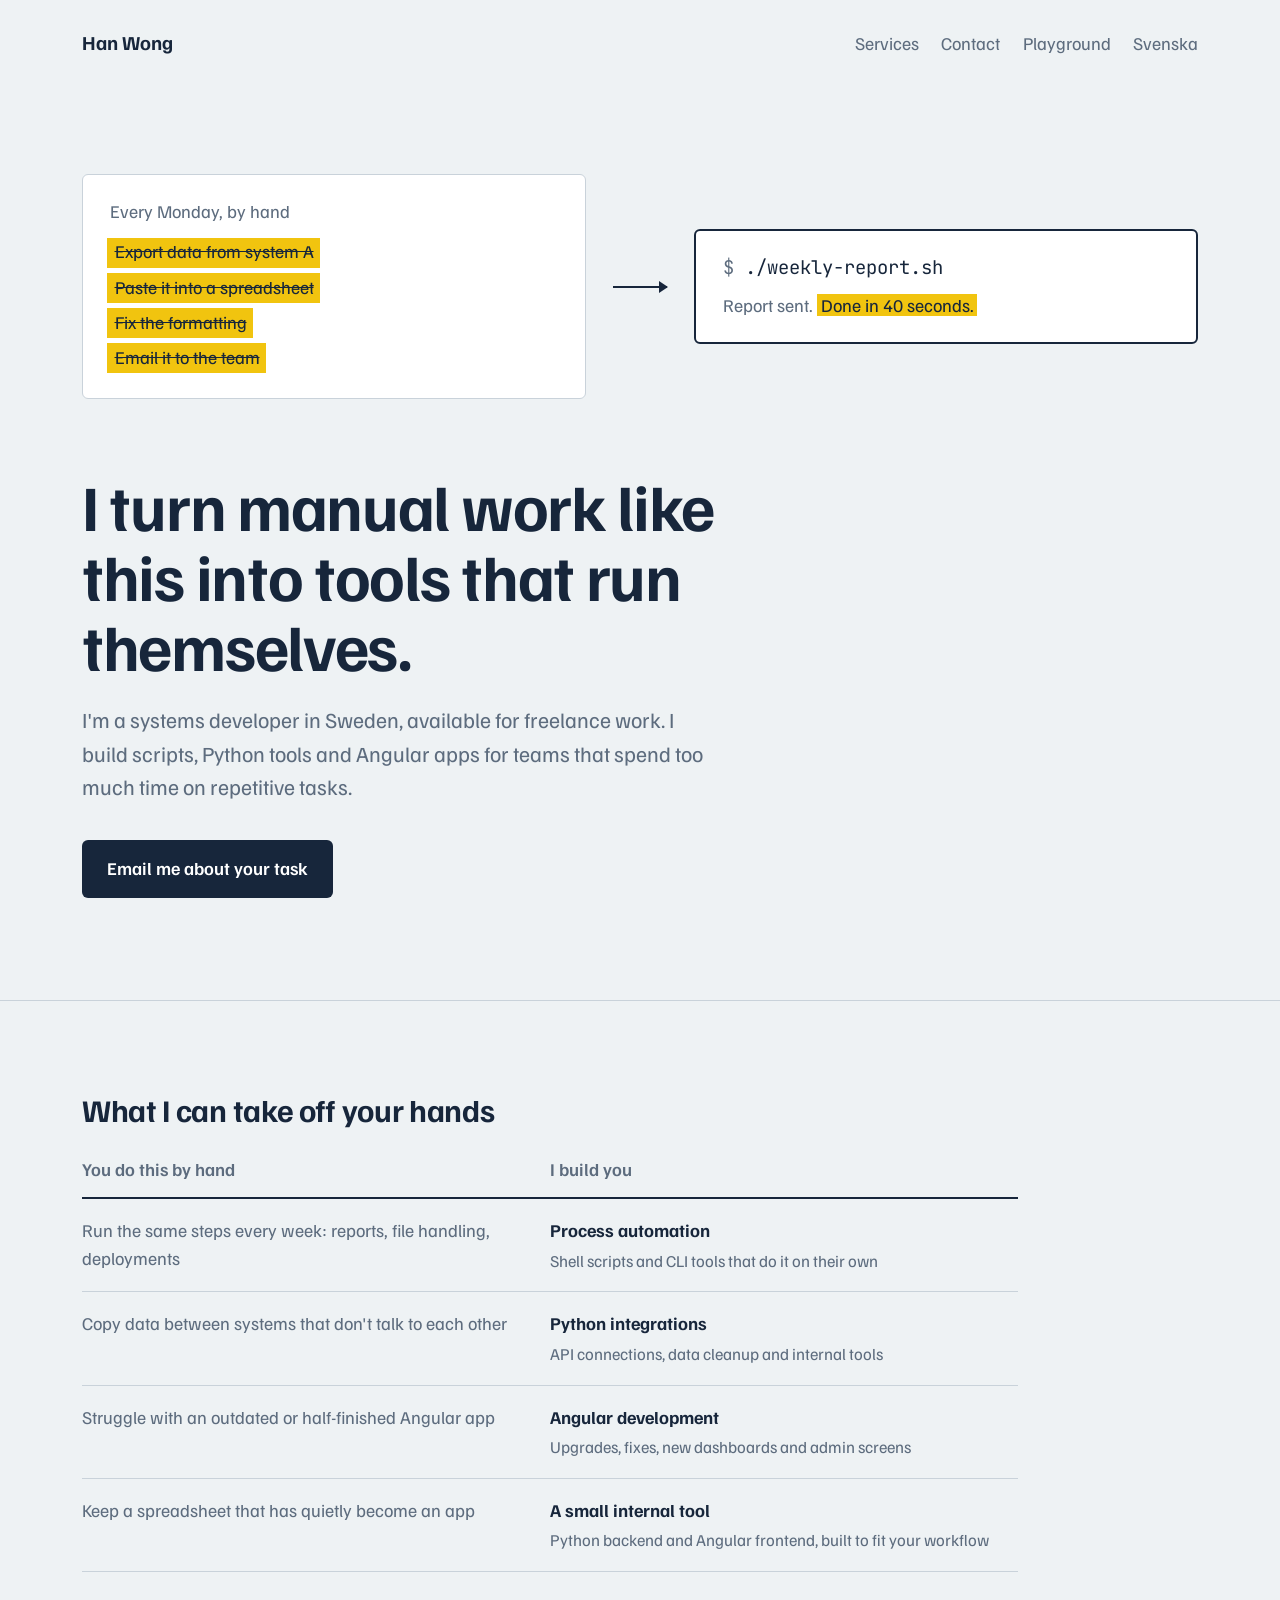
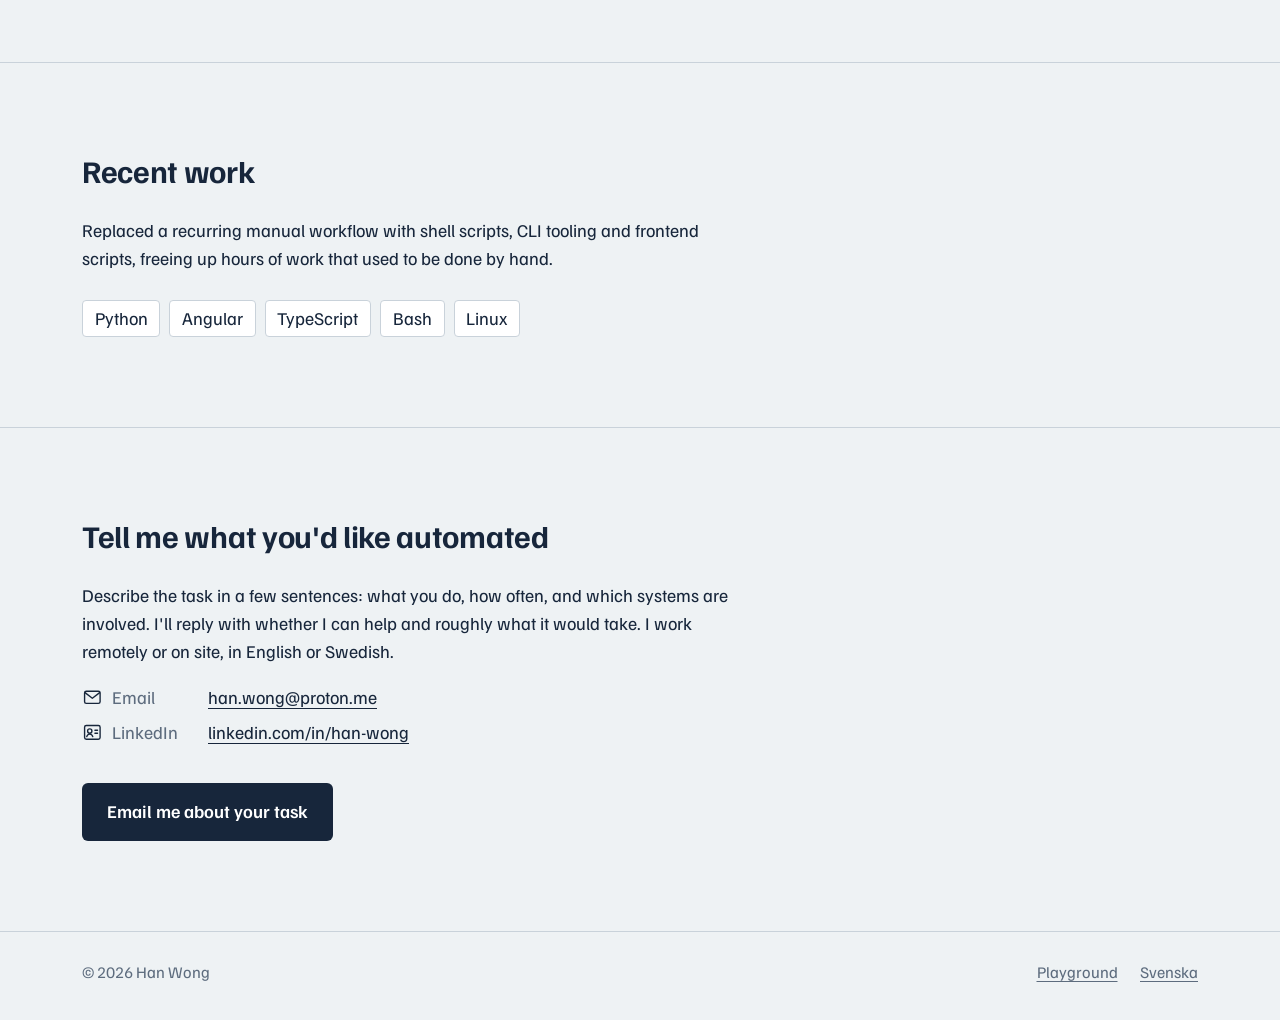
<file: index.html>
<!DOCTYPE html>
<html lang="en">

<head>
    <meta charset="utf-8">
    <meta name="viewport" content="width=device-width, initial-scale=1">
    <title>Han Wong, freelance developer: automation, Python and Angular</title>
    <meta name="description" content="Freelance systems developer in Sweden. I turn manual work into scripts, Python tools and Angular apps that run themselves.">
    <link rel="alternate" hreflang="sv" href="https://han-wong.github.io/sv/">
    <link rel="preconnect" href="https://fonts.googleapis.com">
    <link rel="preconnect" href="https://fonts.gstatic.com" crossorigin>
    <link rel="stylesheet" href="https://fonts.googleapis.com/css2?family=Familjen+Grotesk:wght@400;600;700&family=JetBrains+Mono&display=swap">
    <link rel="stylesheet" href="style.css">
</head>

<body>
    <header class="site-header">
        <div class="wrap">
            <a class="site-name" href="index.html">Han Wong</a>
            <nav class="site-nav" aria-label="Main">
                <a href="#services">Services</a>
                <a href="#contact">Contact</a>
                <a href="playground.html">Playground</a>
                <a href="sv/index.html" lang="sv" hreflang="sv">Svenska</a>
            </nav>
        </div>
    </header>

    <main>
        <section class="hero">
            <div class="wrap">
                <div class="demo" role="img" aria-label="Example: four manual weekly steps replaced by one script that finishes in 40 seconds">
                    <div class="manual" aria-hidden="true">
                        <p class="when">Every Monday, by hand</p>
                        <ol class="steps">
                            <li>Export data from system A</li>
                            <li>Paste it into a spreadsheet</li>
                            <li>Fix the formatting</li>
                            <li>Email it to the team</li>
                        </ol>
                    </div>
                    <div class="connector" aria-hidden="true"></div>
                    <div class="auto" aria-hidden="true">
                        <p class="cmd"><span class="prompt">$ </span>./weekly-report.sh</p>
                        <p class="result">Report sent. <mark>Done in 40 seconds.</mark></p>
                    </div>
                </div>

                <h1>I turn manual work like this into tools that run themselves.</h1>
                <p class="lede">I'm a systems developer in Sweden, available for freelance work. I build scripts, Python tools and Angular apps for teams that spend too much time on repetitive tasks.</p>
                <a class="button" href="#contact">Email me about your task</a>
            </div>
        </section>

        <section class="block" id="services">
            <div class="wrap">
                <h2>What I can take off your hands</h2>
                <table class="swap">
                    <thead>
                        <tr>
                            <th scope="col">You do this by hand</th>
                            <th scope="col">I build you</th>
                        </tr>
                    </thead>
                    <tbody>
                        <tr>
                            <td>Run the same steps every week: reports, file handling, deployments</td>
                            <td><strong>Process automation</strong><span>Shell scripts and CLI tools that do it on their own</span></td>
                        </tr>
                        <tr>
                            <td>Copy data between systems that don't talk to each other</td>
                            <td><strong>Python integrations</strong><span>API connections, data cleanup and internal tools</span></td>
                        </tr>
                        <tr>
                            <td>Struggle with an outdated or half-finished Angular app</td>
                            <td><strong>Angular development</strong><span>Upgrades, fixes, new dashboards and admin screens</span></td>
                        </tr>
                        <tr>
                            <td>Keep a spreadsheet that has quietly become an app</td>
                            <td><strong>A small internal tool</strong><span>Python backend and Angular frontend, built to fit your workflow</span></td>
                        </tr>
                    </tbody>
                </table>
            </div>
        </section>

        <section class="block">
            <div class="wrap">
                <h2>Recent work</h2>
                <p>Replaced a recurring manual workflow with shell scripts, CLI tooling and frontend scripts, freeing up hours of work that used to be done by hand.</p>
                <ul class="tech" aria-label="Tools I work with">
                    <li>Python</li>
                    <li>Angular</li>
                    <li>TypeScript</li>
                    <li>Bash</li>
                    <li>Linux</li>
                </ul>
            </div>
        </section>

        <section class="block" id="contact">
            <div class="wrap">
                <h2>Tell me what you'd like automated</h2>
                <p>Describe the task in a few sentences: what you do, how often, and which systems are involved. I'll reply with whether I can help and roughly what it would take. I work remotely or on site, in English or Swedish.</p>
                <ul class="contact-lines">
                    <li><span class="k"><svg class="icon" viewBox="0 0 24 24" aria-hidden="true" focusable="false"><rect x="3" y="5" width="18" height="14" rx="2"/><path d="m3.5 6.5 8.5 6.5 8.5-6.5"/></svg>Email</span> <a href="mailto:han.wong@proton.me">han.wong@proton.me</a></li>
                    <li><span class="k"><svg class="icon" viewBox="0 0 24 24" aria-hidden="true" focusable="false"><rect x="3" y="4" width="18" height="16" rx="2"/><circle cx="9" cy="10.5" r="2.5"/><path d="M5.5 17c.6-2 1.9-3 3.5-3s2.9 1 3.5 3"/><path d="M15 9.5h3M15 13h3"/></svg>LinkedIn</span> <a href="https://www.linkedin.com/in/han-wong/">linkedin.com/in/han-wong</a></li>
                </ul>
                <a class="button" href="mailto:han.wong@proton.me">Email me about your task</a>
            </div>
        </section>
    </main>

    <footer class="site-footer">
        <div class="wrap">
            <p>© 2026 Han Wong</p>
            <nav aria-label="Footer">
                <a href="playground.html">Playground</a>
                <a href="sv/index.html" lang="sv" hreflang="sv">Svenska</a>
            </nav>
        </div>
    </footer>
</body>

</html>
</file>
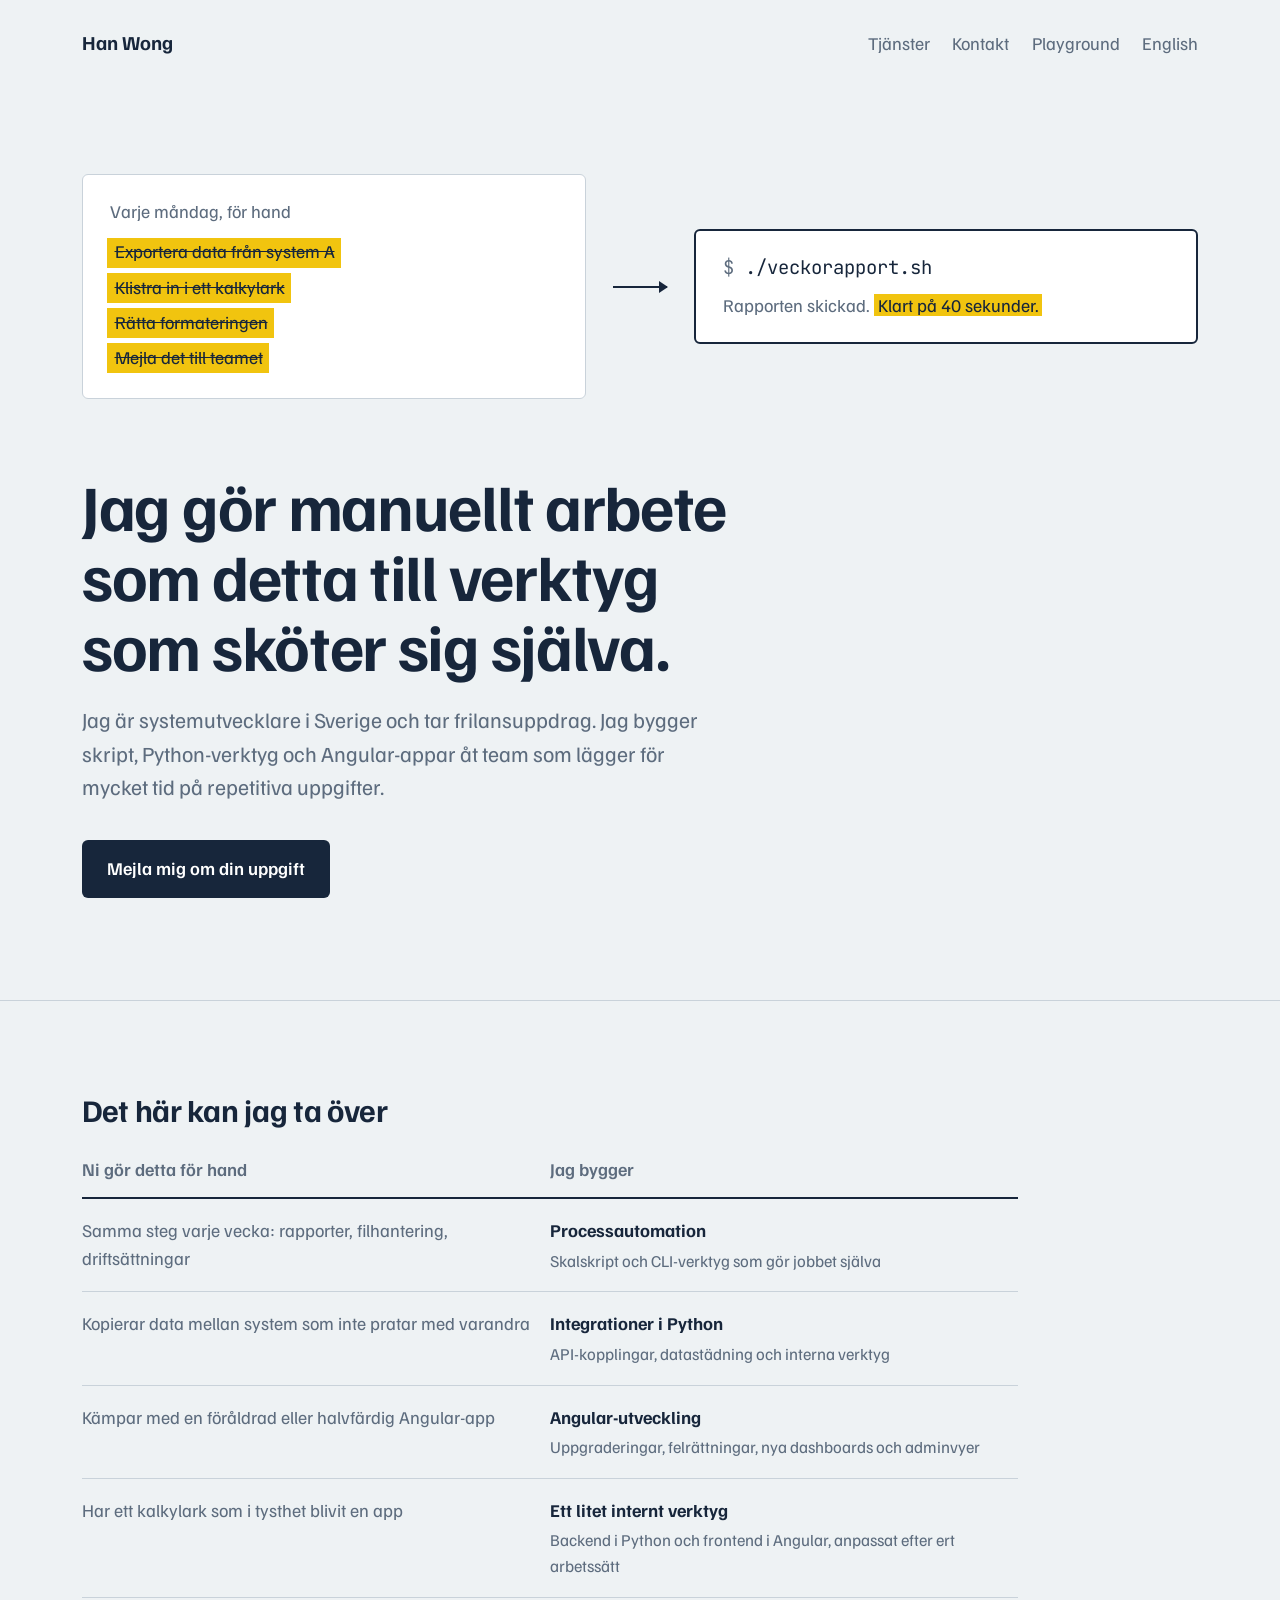
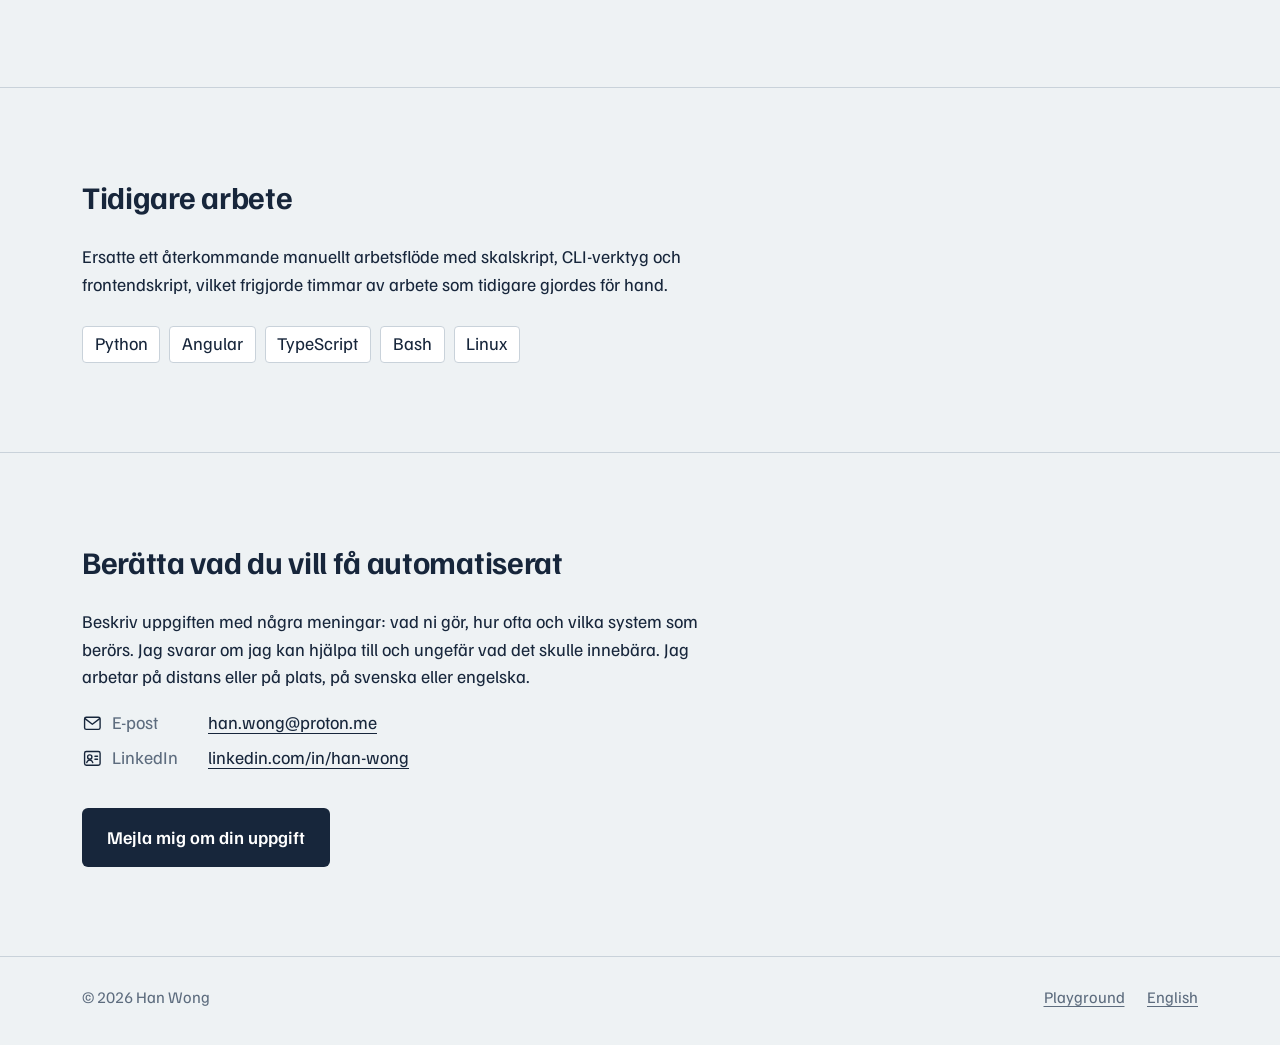
<file: sv/index.html>
<!DOCTYPE html>
<html lang="sv">

<head>
    <meta charset="utf-8">
    <meta name="viewport" content="width=device-width, initial-scale=1">
    <title>Han Wong, frilansande utvecklare: automation, Python och Angular</title>
    <meta name="description" content="Frilansande systemutvecklare i Sverige. Jag gör manuellt arbete till skript, Python-verktyg och Angular-appar som sköter sig själva.">
    <link rel="alternate" hreflang="en" href="https://han-wong.github.io/">
    <link rel="preconnect" href="https://fonts.googleapis.com">
    <link rel="preconnect" href="https://fonts.gstatic.com" crossorigin>
    <link rel="stylesheet" href="https://fonts.googleapis.com/css2?family=Familjen+Grotesk:wght@400;600;700&family=JetBrains+Mono&display=swap">
    <link rel="stylesheet" href="../style.css">
</head>

<body>
    <header class="site-header">
        <div class="wrap">
            <a class="site-name" href="index.html">Han Wong</a>
            <nav class="site-nav" aria-label="Huvudmeny">
                <a href="#tjanster">Tjänster</a>
                <a href="#kontakt">Kontakt</a>
                <a href="../playground.html">Playground</a>
                <a href="../index.html" lang="en" hreflang="en">English</a>
            </nav>
        </div>
    </header>

    <main>
        <section class="hero">
            <div class="wrap">
                <div class="demo" role="img" aria-label="Exempel: fyra manuella steg varje vecka ersätts av ett skript som är klart på 40 sekunder">
                    <div class="manual" aria-hidden="true">
                        <p class="when">Varje måndag, för hand</p>
                        <ol class="steps">
                            <li>Exportera data från system A</li>
                            <li>Klistra in i ett kalkylark</li>
                            <li>Rätta formateringen</li>
                            <li>Mejla det till teamet</li>
                        </ol>
                    </div>
                    <div class="connector" aria-hidden="true"></div>
                    <div class="auto" aria-hidden="true">
                        <p class="cmd"><span class="prompt">$ </span>./veckorapport.sh</p>
                        <p class="result">Rapporten skickad. <mark>Klart på 40 sekunder.</mark></p>
                    </div>
                </div>

                <h1>Jag gör manuellt arbete som detta till verktyg som sköter sig själva.</h1>
                <p class="lede">Jag är systemutvecklare i Sverige och tar frilansuppdrag. Jag bygger skript, Python-verktyg och Angular-appar åt team som lägger för mycket tid på repetitiva uppgifter.</p>
                <a class="button" href="#kontakt">Mejla mig om din uppgift</a>
            </div>
        </section>

        <section class="block" id="tjanster">
            <div class="wrap">
                <h2>Det här kan jag ta över</h2>
                <table class="swap">
                    <thead>
                        <tr>
                            <th scope="col">Ni gör detta för hand</th>
                            <th scope="col">Jag bygger</th>
                        </tr>
                    </thead>
                    <tbody>
                        <tr>
                            <td>Samma steg varje vecka: rapporter, filhantering, driftsättningar</td>
                            <td><strong>Processautomation</strong><span>Skalskript och CLI-verktyg som gör jobbet själva</span></td>
                        </tr>
                        <tr>
                            <td>Kopierar data mellan system som inte pratar med varandra</td>
                            <td><strong>Integrationer i Python</strong><span>API-kopplingar, datastädning och interna verktyg</span></td>
                        </tr>
                        <tr>
                            <td>Kämpar med en föråldrad eller halvfärdig Angular-app</td>
                            <td><strong>Angular-utveckling</strong><span>Uppgraderingar, felrättningar, nya dashboards och adminvyer</span></td>
                        </tr>
                        <tr>
                            <td>Har ett kalkylark som i tysthet blivit en app</td>
                            <td><strong>Ett litet internt verktyg</strong><span>Backend i Python och frontend i Angular, anpassat efter ert arbetssätt</span></td>
                        </tr>
                    </tbody>
                </table>
            </div>
        </section>

        <section class="block">
            <div class="wrap">
                <h2>Tidigare arbete</h2>
                <p>Ersatte ett återkommande manuellt arbetsflöde med skalskript, CLI-verktyg och frontendskript, vilket frigjorde timmar av arbete som tidigare gjordes för hand.</p>
                <ul class="tech" aria-label="Verktyg jag arbetar med">
                    <li>Python</li>
                    <li>Angular</li>
                    <li>TypeScript</li>
                    <li>Bash</li>
                    <li>Linux</li>
                </ul>
            </div>
        </section>

        <section class="block" id="kontakt">
            <div class="wrap">
                <h2>Berätta vad du vill få automatiserat</h2>
                <p>Beskriv uppgiften med några meningar: vad ni gör, hur ofta och vilka system som berörs. Jag svarar om jag kan hjälpa till och ungefär vad det skulle innebära. Jag arbetar på distans eller på plats, på svenska eller engelska.</p>
                <ul class="contact-lines">
                    <li><span class="k"><svg class="icon" viewBox="0 0 24 24" aria-hidden="true" focusable="false"><rect x="3" y="5" width="18" height="14" rx="2"/><path d="m3.5 6.5 8.5 6.5 8.5-6.5"/></svg>E-post</span> <a href="mailto:han.wong@proton.me">han.wong@proton.me</a></li>
                    <li><span class="k"><svg class="icon" viewBox="0 0 24 24" aria-hidden="true" focusable="false"><rect x="3" y="4" width="18" height="16" rx="2"/><circle cx="9" cy="10.5" r="2.5"/><path d="M5.5 17c.6-2 1.9-3 3.5-3s2.9 1 3.5 3"/><path d="M15 9.5h3M15 13h3"/></svg>LinkedIn</span> <a href="https://www.linkedin.com/in/han-wong/">linkedin.com/in/han-wong</a></li>
                </ul>
                <a class="button" href="mailto:han.wong@proton.me">Mejla mig om din uppgift</a>
            </div>
        </section>
    </main>

    <footer class="site-footer">
        <div class="wrap">
            <p>© 2026 Han Wong</p>
            <nav aria-label="Sidfot">
                <a href="../playground.html">Playground</a>
                <a href="../index.html" lang="en" hreflang="en">English</a>
            </nav>
        </div>
    </footer>
</body>

</html>
</file>
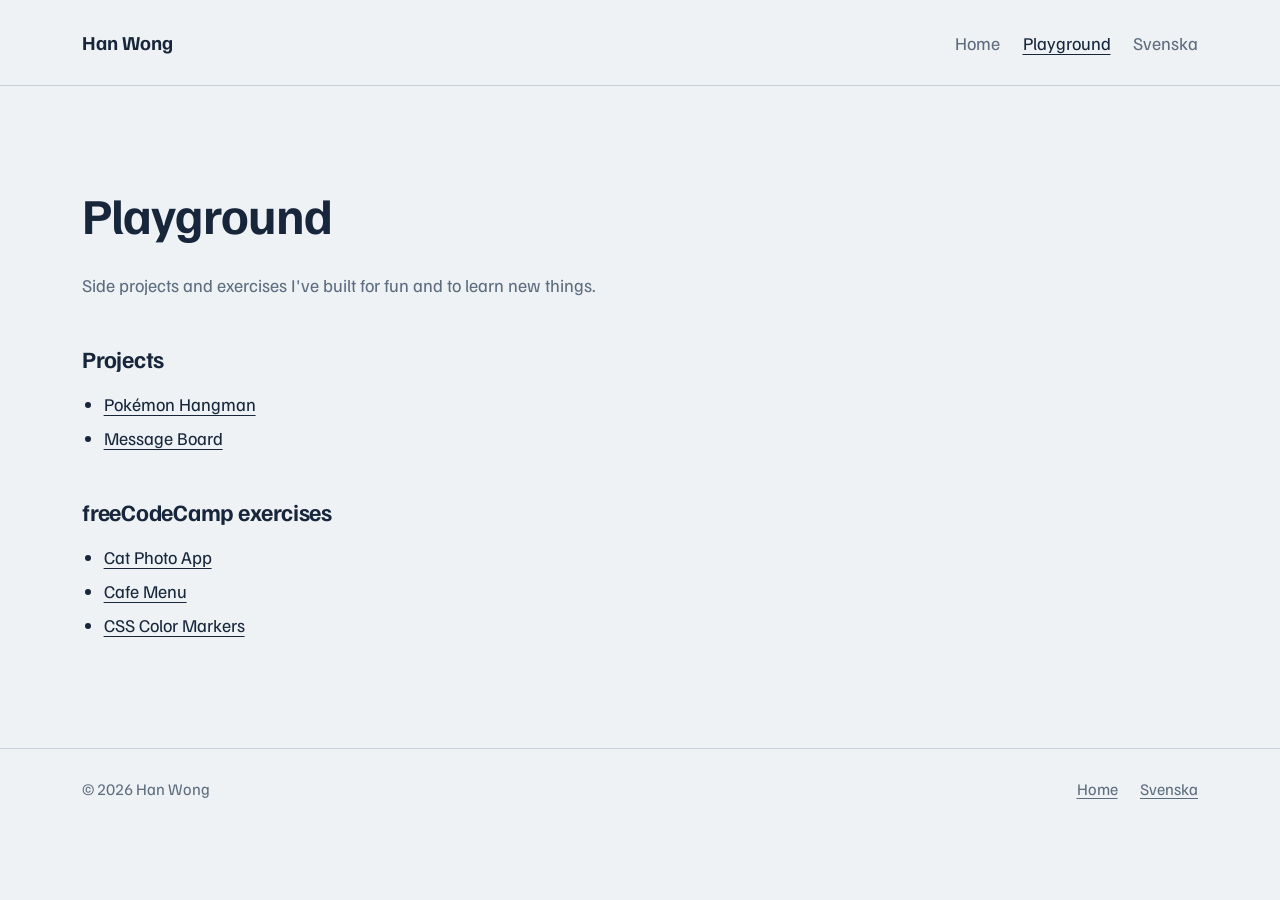
<file: playground.html>
<!DOCTYPE html>
<html lang="en">

<head>
    <meta charset="utf-8">
    <meta name="viewport" content="width=device-width, initial-scale=1">
    <title>Playground: Han Wong</title>
    <link rel="preconnect" href="https://fonts.googleapis.com">
    <link rel="preconnect" href="https://fonts.gstatic.com" crossorigin>
    <link rel="stylesheet" href="https://fonts.googleapis.com/css2?family=Familjen+Grotesk:wght@400;600;700&family=JetBrains+Mono&display=swap">
    <link rel="stylesheet" href="style.css">
</head>

<body>
    <header class="site-header">
        <div class="wrap">
            <a class="site-name" href="index.html">Han Wong</a>
            <nav class="site-nav" aria-label="Main">
                <a href="index.html">Home</a>
                <a href="playground.html" aria-current="page">Playground</a>
                <a href="sv/index.html" lang="sv" hreflang="sv">Svenska</a>
            </nav>
        </div>
    </header>

    <main class="block plain">
        <div class="wrap">
            <h1>Playground</h1>
            <p class="note">Side projects and exercises I've built for fun and to learn new things.</p>

            <h2>Projects</h2>
            <ul>
                <li><a href="https://fabulous-simple-freckle.glitch.me">Pokémon Hangman</a></li>
                <li><a href="https://buttered-oil-vacation.glitch.me">Message Board</a></li>
            </ul>

            <h2>freeCodeCamp exercises</h2>
            <ul>
                <li><a href="https://typical-abundant-pluto.glitch.me/">Cat Photo App</a></li>
                <li><a href="https://sunrise-giant-wall.glitch.me/">Cafe Menu</a></li>
                <li><a href="https://gainful-perfect-farmhouse.glitch.me/">CSS Color Markers</a></li>
            </ul>
        </div>
    </main>

    <footer class="site-footer">
        <div class="wrap">
            <p>© 2026 Han Wong</p>
            <nav aria-label="Footer">
                <a href="index.html">Home</a>
                <a href="sv/index.html" lang="sv" hreflang="sv">Svenska</a>
            </nav>
        </div>
    </footer>
</body>

</html>
</file>
<file: style.css>
/* Han Wong: freelance site */
:root {
  --paper: #EEF2F4;
  --ink: #17263B;
  --steel: #5D6C7E;
  --signal: #F1C40F;
  --white: #FFFFFF;
  --rule: #C9D2DA;

  --sans: "Familjen Grotesk", system-ui, sans-serif;
  --mono: "JetBrains Mono", ui-monospace, monospace;

  --measure: 65ch;
  --gutter: clamp(1.25rem, 5vw, 3rem);
}

*, *::before, *::after { box-sizing: border-box; }

html { font-size: 112.5%; } /* 18px */

body {
  margin: 0;
  background: var(--paper);
  color: var(--ink);
  font-family: var(--sans);
  font-size: 1rem;
  line-height: 1.55;
  -webkit-font-smoothing: antialiased;
}

a { color: var(--ink); text-decoration-thickness: 1px; text-underline-offset: 0.2em; }
a:hover { text-decoration-thickness: 2px; }

:focus-visible {
  outline: 3px solid var(--ink);
  outline-offset: 3px;
  border-radius: 2px;
}

.wrap {
  max-width: 68rem;
  margin: 0 auto;
  padding: 0 var(--gutter);
}

/* Header */
.site-header .wrap {
  display: flex;
  flex-wrap: wrap;
  align-items: baseline;
  justify-content: space-between;
  gap: 0.5rem 1.5rem;
  padding-top: 1.5rem;
  padding-bottom: 1.5rem;
}
.site-name { font-weight: 700; font-size: 1.1rem; text-decoration: none; }
.site-nav { display: flex; flex-wrap: wrap; gap: 0.25rem 1.25rem; }
.site-nav a { text-decoration: none; color: var(--steel); }
.site-nav a:hover, .site-nav a[aria-current="page"] { color: var(--ink); text-decoration: underline; }

/* Hero */
.hero { padding: clamp(2rem, 7vw, 5rem) 0 clamp(3rem, 8vw, 6rem); }

.demo {
  display: grid;
  grid-template-columns: minmax(0, 1fr) auto minmax(0, 1fr);
  align-items: center;
  gap: 1.5rem;
  margin-bottom: clamp(2.5rem, 6vw, 4rem);
}

.manual, .auto {
  background: var(--white);
  border: 1px solid var(--rule);
  border-radius: 6px;
  padding: 1.25rem 1.5rem;
}

.manual .when { margin: 0 0 0.5rem; color: var(--steel); }

.steps { list-style: none; margin: 0; padding: 0; }
.steps li {
  position: relative;
  padding: 0.2rem 0.25rem;
  width: fit-content;
  isolation: isolate;
}
.steps li::after {
  content: "";
  position: absolute;
  inset: 0.15em -0.15em;
  background: var(--signal);
  z-index: -1;
  transform: scaleX(1);
  transform-origin: left;
}
.steps li { text-decoration: line-through; text-decoration-color: var(--ink); }

.connector {
  width: 3rem;
  height: 2px;
  background: var(--ink);
  position: relative;
}
.connector::after {
  content: "";
  position: absolute;
  right: -1px; top: -5px;
  border: 6px solid transparent;
  border-left: 9px solid var(--ink);
  border-right: 0;
}

.auto { border-color: var(--ink); border-width: 2px; }
.cmd {
  font-family: var(--mono);
  font-size: 1.05rem;
  margin: 0;
  white-space: nowrap;
  overflow-x: auto;
}
.cmd .prompt { color: var(--steel); user-select: none; }
.result { margin: 0.5rem 0 0; color: var(--steel); }
.result mark { background: var(--signal); color: var(--ink); padding: 0 0.2em; }

.hero h1 {
  font-size: clamp(2.1rem, 5.2vw, 3.6rem);
  line-height: 1.08;
  letter-spacing: -0.02em;
  font-weight: 700;
  max-width: 18ch;
  margin: 0 0 1.25rem;
}
.lede { font-size: 1.2rem; color: var(--steel); max-width: 52ch; margin: 0 0 2rem; }

.button {
  display: inline-block;
  background: var(--ink);
  color: var(--white);
  font-weight: 600;
  text-decoration: none;
  padding: 0.85rem 1.4rem;
  border-radius: 6px;
}
.button:hover { background: #24395A; text-decoration: none; }

/* Load moment: checklist gets crossed off, then the command appears */
@media (prefers-reduced-motion: no-preference) {
  .steps li::after { transform: scaleX(0); animation: mark 0.45s ease-out forwards; }
  .steps li { text-decoration-color: transparent; animation: strike 0.01s linear forwards; }
  .steps li:nth-child(1), .steps li:nth-child(1)::after { animation-delay: 0.5s; }
  .steps li:nth-child(2), .steps li:nth-child(2)::after { animation-delay: 0.85s; }
  .steps li:nth-child(3), .steps li:nth-child(3)::after { animation-delay: 1.2s; }
  .steps li:nth-child(4), .steps li:nth-child(4)::after { animation-delay: 1.55s; }
  .connector, .auto { opacity: 0; animation: appear 0.5s ease-out 2.1s forwards; }
  .connector { animation-delay: 1.95s; }
}
@keyframes mark { to { transform: scaleX(1); } }
@keyframes strike { to { text-decoration-color: var(--ink); } }
@keyframes appear { to { opacity: 1; } }

/* Sections */
.block { padding: clamp(2.5rem, 7vw, 5rem) 0; border-top: 1px solid var(--rule); }
.block h2 {
  font-size: 1.75rem;
  line-height: 1.2;
  letter-spacing: -0.01em;
  margin: 0 0 1.5rem;
}
.block p { max-width: var(--measure); }

/* Services table */
.swap { width: 100%; max-width: 52rem; border-collapse: collapse; }
.swap th {
  text-align: left;
  font-weight: 600;
  color: var(--steel);
  padding: 0 1rem 0.75rem 0;
  border-bottom: 2px solid var(--ink);
  vertical-align: bottom;
}
.swap td {
  padding: 1rem 1rem 1rem 0;
  border-bottom: 1px solid var(--rule);
  vertical-align: top;
  width: 50%;
}
.swap td:first-child { color: var(--steel); }
.swap td strong { display: block; color: var(--ink); }
.swap td span { display: block; color: var(--steel); font-size: 0.92rem; margin-top: 0.15rem; }

.tech { display: flex; flex-wrap: wrap; gap: 0.5rem; list-style: none; padding: 0; margin: 1.5rem 0 0; }
.tech li { border: 1px solid var(--rule); background: var(--white); border-radius: 4px; padding: 0.2rem 0.65rem; }

.contact-lines { list-style: none; padding: 0; margin: 0 0 2rem; }
.contact-lines li { margin-bottom: 0.4rem; display: flex; align-items: center; flex-wrap: wrap; }
.contact-lines .k { color: var(--steel); display: inline-flex; align-items: center; gap: 0.5rem; min-width: 7rem; }
.icon { width: 1.15em; height: 1.15em; flex: none; fill: none; stroke: var(--ink); stroke-width: 1.6; stroke-linecap: round; stroke-linejoin: round; }

/* Footer */
.site-footer { border-top: 1px solid var(--rule); color: var(--steel); font-size: 0.9rem; }
.site-footer p { margin: 0; }
.site-footer .wrap { display: flex; flex-wrap: wrap; align-items: center; justify-content: space-between; gap: 0.5rem 1.5rem; padding-top: 1.5rem; padding-bottom: 2rem; }
.site-footer nav { display: flex; gap: 1.25rem; }
.site-footer a { color: var(--steel); }

/* Playground */
.plain h1 { font-size: clamp(2rem, 4.5vw, 2.8rem); letter-spacing: -0.02em; margin: 0 0 0.75rem; }
.plain h2 { font-size: 1.3rem; margin: 2.5rem 0 0.75rem; }
.plain ul { padding-left: 1.2rem; }
.plain li { margin-bottom: 0.35rem; }
.note { color: var(--steel); max-width: var(--measure); }

@media (max-width: 760px) {
  .demo { grid-template-columns: 1fr; gap: 1rem; }
  .connector { width: 2px; height: 2rem; margin-left: 1.5rem; }
  .connector::after { right: auto; top: auto; bottom: -1px; left: -5px; border: 6px solid transparent; border-top: 9px solid var(--ink); border-bottom: 0; }
  .swap th:last-child, .swap td:last-child { padding-right: 0; }
}
</file>
